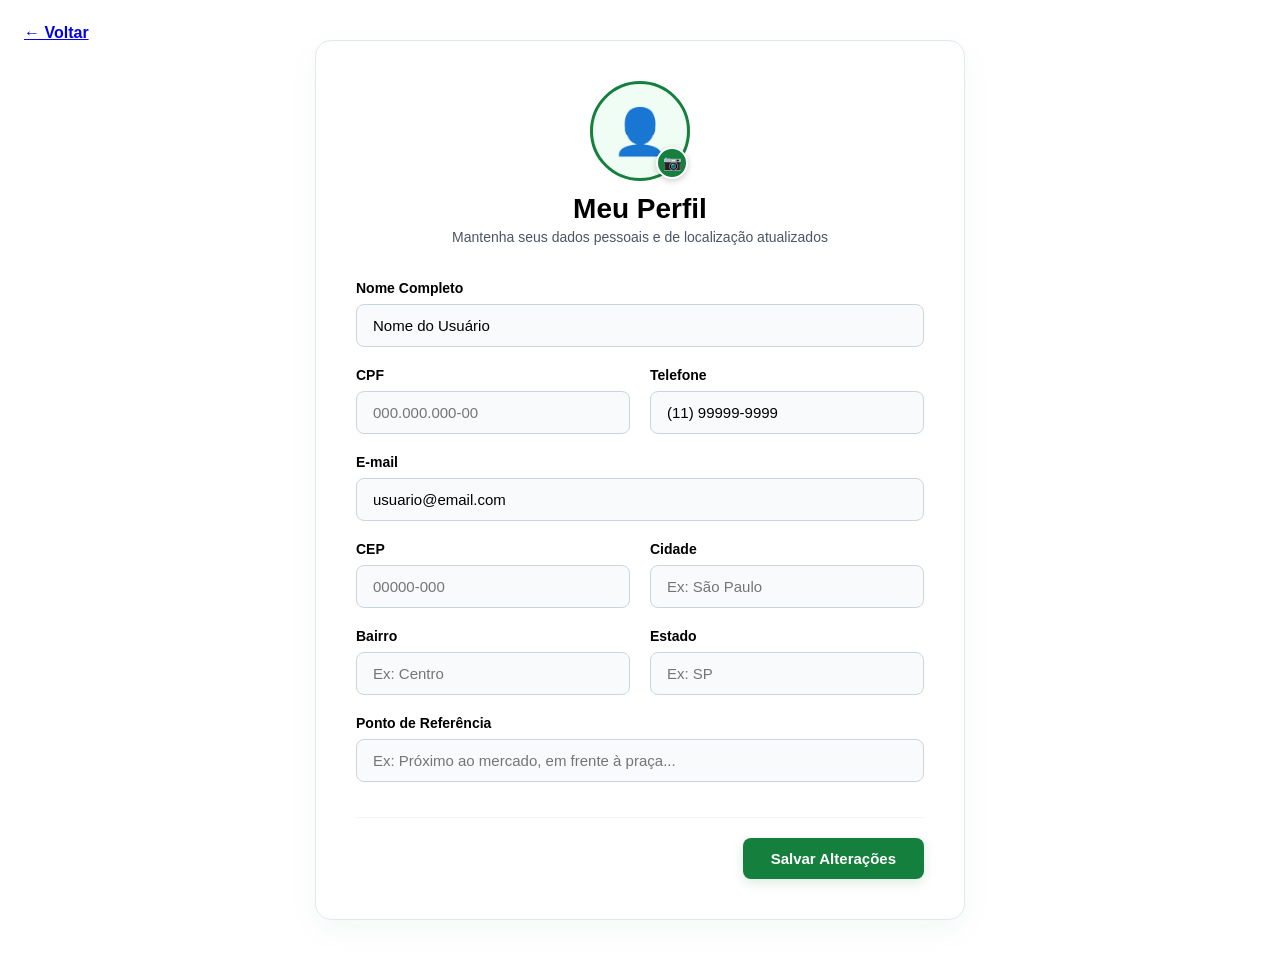
<file: htmls/alteracao_perfil.html>
<!DOCTYPE html>
<html lang="pt-BR">
<head>
    <meta charset="UTF-8">
    <meta name="viewport" content="width=device-width, initial-scale=1.0">
    <title>Perfil do Usuário</title>
    <link rel="stylesheet" href="../css/alteracao_perfil.css">
    <link rel="icon" href="../imagens/favicon-svg.svg" type="image/svg+xml">
</head>
<body>

    <!-- Botão de Voltar no canto superior esquerdo -->
    <button class="btn-back" onclick="history.back()">
      <a href="perfil.html"><span>←</span> Voltar</a></a>  
    </button>

    <div class="profile-container">
        <!-- Cabeçalho -->
        <div class="profile-header">
            <div class="avatar-container">
                <div class="avatar-wrapper">
                    <!-- Elemento da foto de perfil -->
                    <div class="avatar-placeholder" id="avatarPreview">👤</div>
                    
                    <!-- Botão verde para trocar a foto de perfil -->
                    <label for="fileInput" class="btn-change-avatar" title="Trocar foto de perfil">
                        📷
                    </label>
                    <input type="file" id="fileInput" accept="image/*" onchange="previewImage(event)">
                </div>
            </div>
            <h2>Meu Perfil</h2>
            <p class="subtitle">Mantenha seus dados pessoais e de localização atualizados</p>
        </div>

        <!-- Formulário Organizado -->
        <form onsubmit="event.preventDefault();">
            <div class="form-grid">
                
                <!-- Informações Pessoais -->
                <div class="input-group full-width">
                    <label for="name">Nome Completo</label>
                    <input type="text" id="name" value="Nome do Usuário">
                </div>

                <div class="input-group">
                    <label for="cpf">CPF</label>
                    <input type="text" id="cpf" placeholder="000.000.000-00">
                </div>

                <div class="input-group">
                    <label for="phone">Telefone</label>
                    <input type="tel" id="phone" value="(11) 99999-9999">
                </div>

                <div class="input-group full-width">
                    <label for="email">E-mail</label>
                    <input type="email" id="email" value="usuario@email.com">
                </div>
                
                <!-- Informações de Localização -->
                <div class="input-group">
                    <label for="cep">CEP</label>
                    <input type="text" id="cep" placeholder="00000-000">
                </div>

                <div class="input-group">
                    <label for="cidade">Cidade</label>
                    <input type="text" id="cidade" placeholder="Ex: São Paulo">
                </div>

                <div class="input-group">
                    <label for="bairro">Bairro</label>
                    <input type="text" id="bairro" placeholder="Ex: Centro">
                </div>

                <div class="input-group">
                    <label for="estado">Estado</label>
                    <input type="text" id="estado" placeholder="Ex: SP">
                </div>

                <!-- NOVO CAMPO: Ponto de Referência -->
                <div class="input-group full-width">
                    <label for="referencia">Ponto de Referência</label>
                    <input type="text" id="referencia" placeholder="Ex: Próximo ao mercado, em frente à praça...">
                </div>

            </div>

            <!-- Grupo do Botão de Ação -->
            <div class="button-group">
                <button type="submit" class="btn-save">Salvar Alterações</button>
            </div>
        </form>
    </div>

    <script>
        function previewImage(event) {
            const reader = new FileReader();
            reader.onload = function() {
                const output = document.getElementById('avatarPreview');
                output.textContent = '';
                output.style.backgroundImage = `url('${reader.result}')`;
                output.style.backgroundSize = 'cover';
                output.style.backgroundPosition = 'center';
            }
            if(event.target.files) {
                reader.readAsDataURL(event.target.files);
            }
        }
    </script>
</body>
</html>
</file>
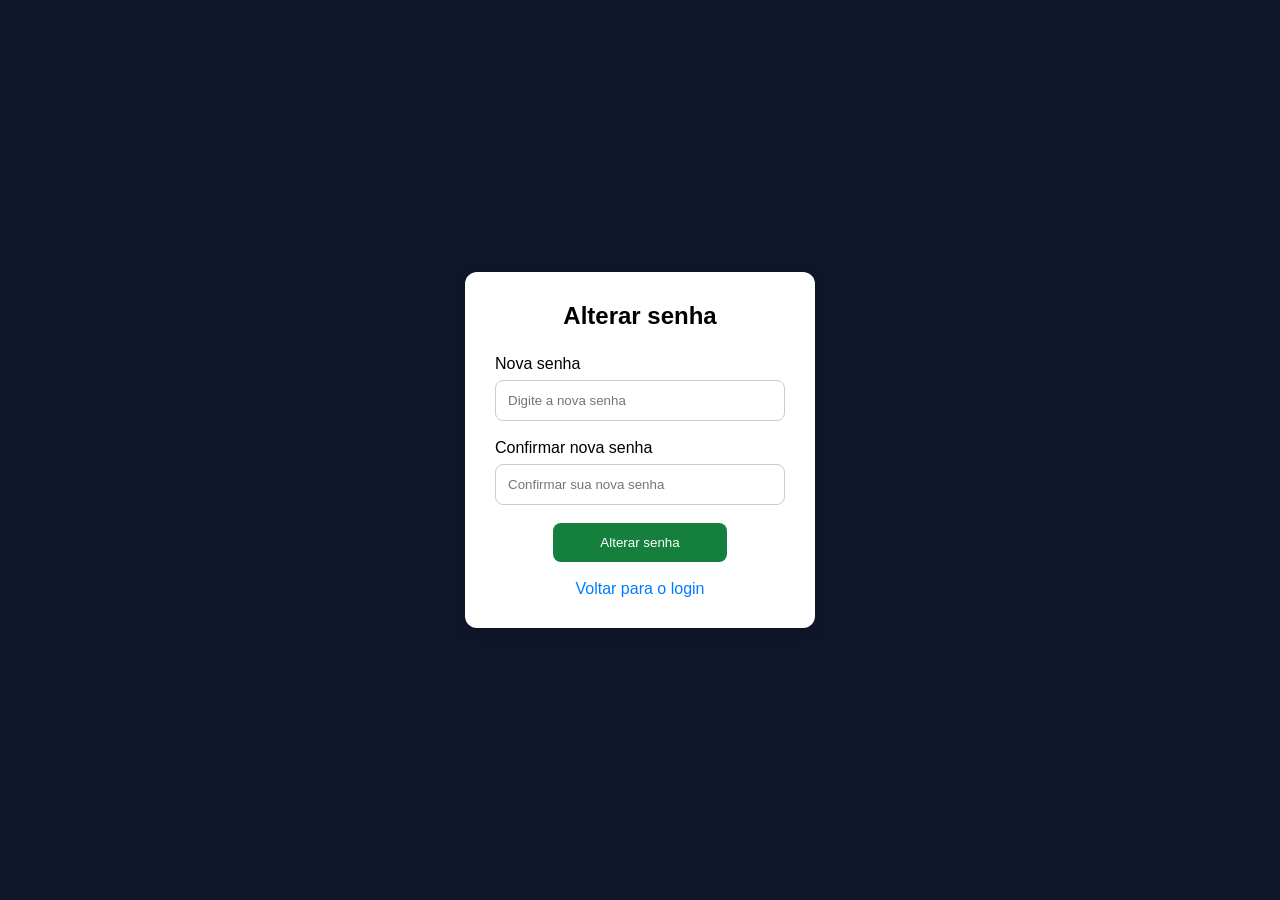
<file: htmls/alteracao_senha.html>
<!DOCTYPE html>
<html lang="pt-br">
<head>
    <meta charset="UTF-8">
    <meta name="viewport" content="width=device-width, initial-scale=1.0">
    <title>Alterar Senha</title>
    <link rel="stylesheet" href="../css/alteracao_style.css">
    <link rel="icon" href="../imagens/favicon-svg.svg" type="image/svg+xml">
</head>

<body>
    
<div class="login-container">
<h2>Alterar senha</h2>

<form action="" method="POST">
<div class="input-group">
<label for="nova-senha">Nova senha</label>
<input type="password" id="nova-senha"
placeholder="Digite a nova senha">
</div>

<div class="input-group">
<label for="confirmar-senha">Confirmar nova senha</label>

<input type="password" id="confirmar-senha"
placeholder="Confirmar sua nova senha">
</div>

<button type="submit">Alterar senha</button>
</form>
<a href="tela_login.html">Voltar para o login</a>

</div>

</body>

</html>
</file>
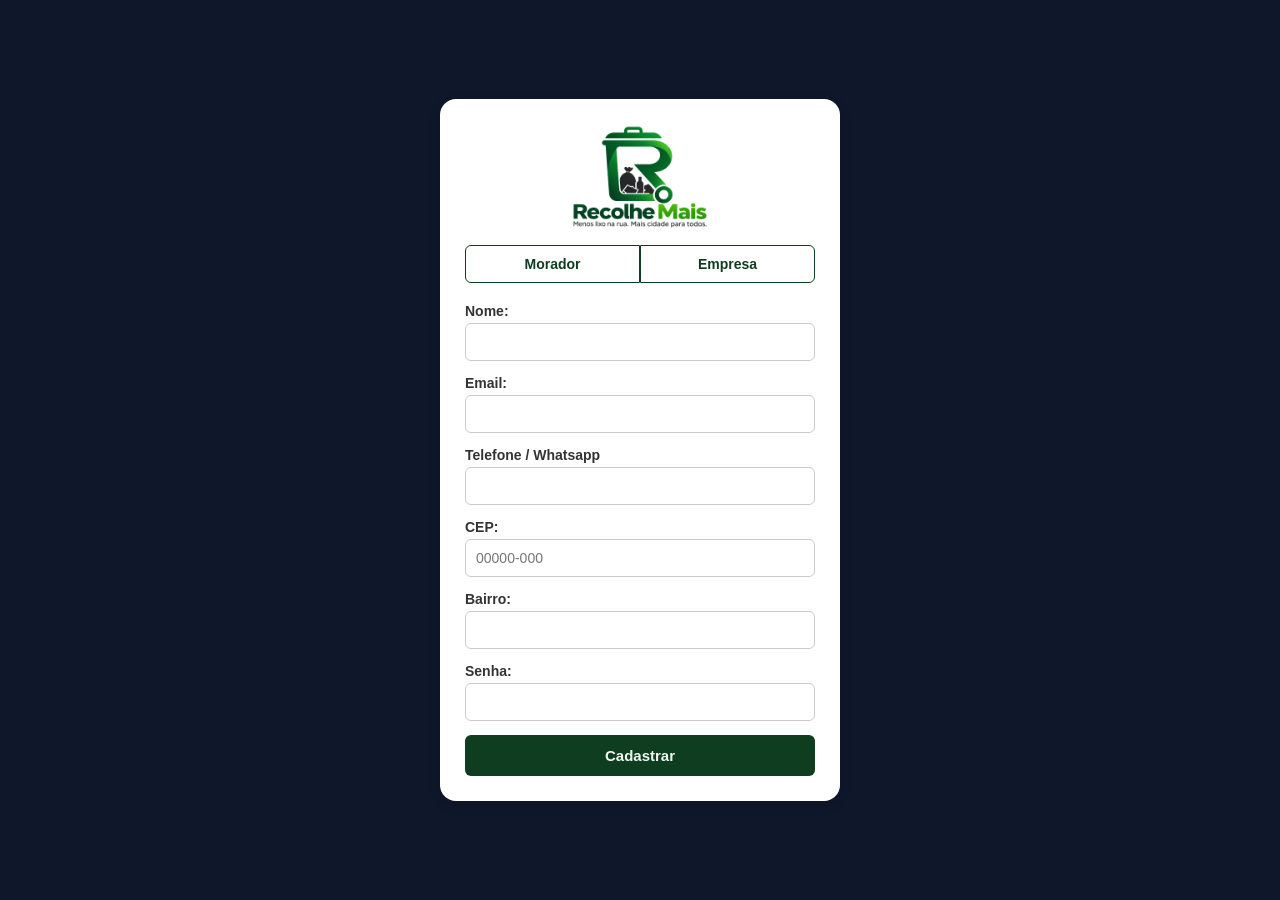
<file: htmls/cadastro.html>
<!DOCTYPE html>
<html lang="pt-br">
<head>
    <meta charset="UTF-8">
    <meta name="viewport" content="width=device-width, initial-scale=1.0">
    <title>Cadastro</title>
    <link rel="stylesheet" href="../css/cadastro_style.css">
    <link rel="icon" href="../imagens/favicon-svg.svg" type="image/svg+xml">
</head>
<body>
    <!--Container principal responsável por organizar a tela de cadastro-->
  <div class="container-principal">
    <!-- Logo do Recolhe Mais com link para retornar à tela de login -->
    <div class="recolhe-mais"> 
        <a href="tela_login.html">
      <img src="../imagens/logo_melhorada.png" alt="logo recolhe mais">
        </a>
    </div>
    <div class="botoes">
        <!-- Permite alternar entre os formulários de cadastro de Morador e Empresa -->
        <button type="button" class="btn-morador">Morador</button>
        <button type="button" class="btn-empresa">Empresa</button>
    </div>
    <form id="formCadastro" method="post" class="formulario-cadastro"> 
        <!-- Campos utilizados para o cadastro de um usuário do tipo Morador -->
        <fieldset class="campos-morador">
            <legend hidden>Dados do Morador</legend>
        <label for="nome">Nome:</label> 
        <input type="text" id="nome" name="nome" required> 
        <label for="email">Email:</label> 
        <input type="email" id="email" name="email" required> 
        <label for="contato"> Telefone / Whatsapp</label>
        <input type="tel" name="contato" id="contato">
        <!-- Validação básica do CEP utilizando expressão regular (pattern) -->
        <label for="cep">CEP:</label>
    <input
  type="text"
  id="cep"
  name="cep"
  maxlength="9"
  inputmode="numeric" 
  pattern="\d{5}-?\d{3}" 
  placeholder="00000-000"
  title="Digite no formato 00000-000"
  required
>   
<label for="bairro">Bairro:</label>
<input type="text" id="bairro" name="bairro" required>   
<label for="senha">Senha:</label> 
<input type="password" id="senha" name="senha" required> 
        </fieldset>
        <!-- Campos específicos para usuários do tipo Empresa.
     O atributo hidden mantém esse formulário oculto inicialmente permitindo ser alternado com o formulario dos moradores assim quando o usuário tocar em um botão o formulário condizente com o botão apertado aparecerar e outro ficará oculto. -->
        <fieldset class="campos-empresa" hidden>
            <legend hidden>Dados da empresa</legend> 

            <label for="razao-social">Razão social:</label>
            <input type="text" id="razao-social" name="razaoSocial">
            <label for="cnpj">CNPJ:</label>
            <input type="text" id="cnpj" name="cnpj" maxlength="18" inputmode="numeric" pattern="\d{2}\.?\d{3}\.?\d{3}\/?\d{4}-?\d{2}" placeholder="00.000.000/0000-00" title="Digite no formato 00.000.000/0000-00">
            <label for="gestor">Nome do Gestor</label>
            <input type="text" id="gestor" name="gestor">
            <label for="Telefone-coorporativo">Telefone / WhatsApp Corporativo:</label>
            <input type="tel" id="Telefone-coorporativo" name="Telefone / WhatsApp Corporativo">
            <label for="email-empresa">E-mail corporativo:</label>
            <input type="email" id="email-empresa" name="emailEmpresa">
            <label for="sede">Endereço da Sede</label>
            <input type="text" id="sede" name="sede">
            <label for="areas-atendidas">Áreas atendidas:</label>
            <input type="text" id="areas-atendidas" name="areasAtendidas">
            <label for="senha-empresa">Senha:</label>
            <input type="password" id="senha-empresa" name="senhaEmpresa">
        </fieldset>
       <button type="submit">Cadastrar</button>
    </form>
    </div>
    <script src="../scripts/cadastro.js"></script>
</body>
</html>
</file>
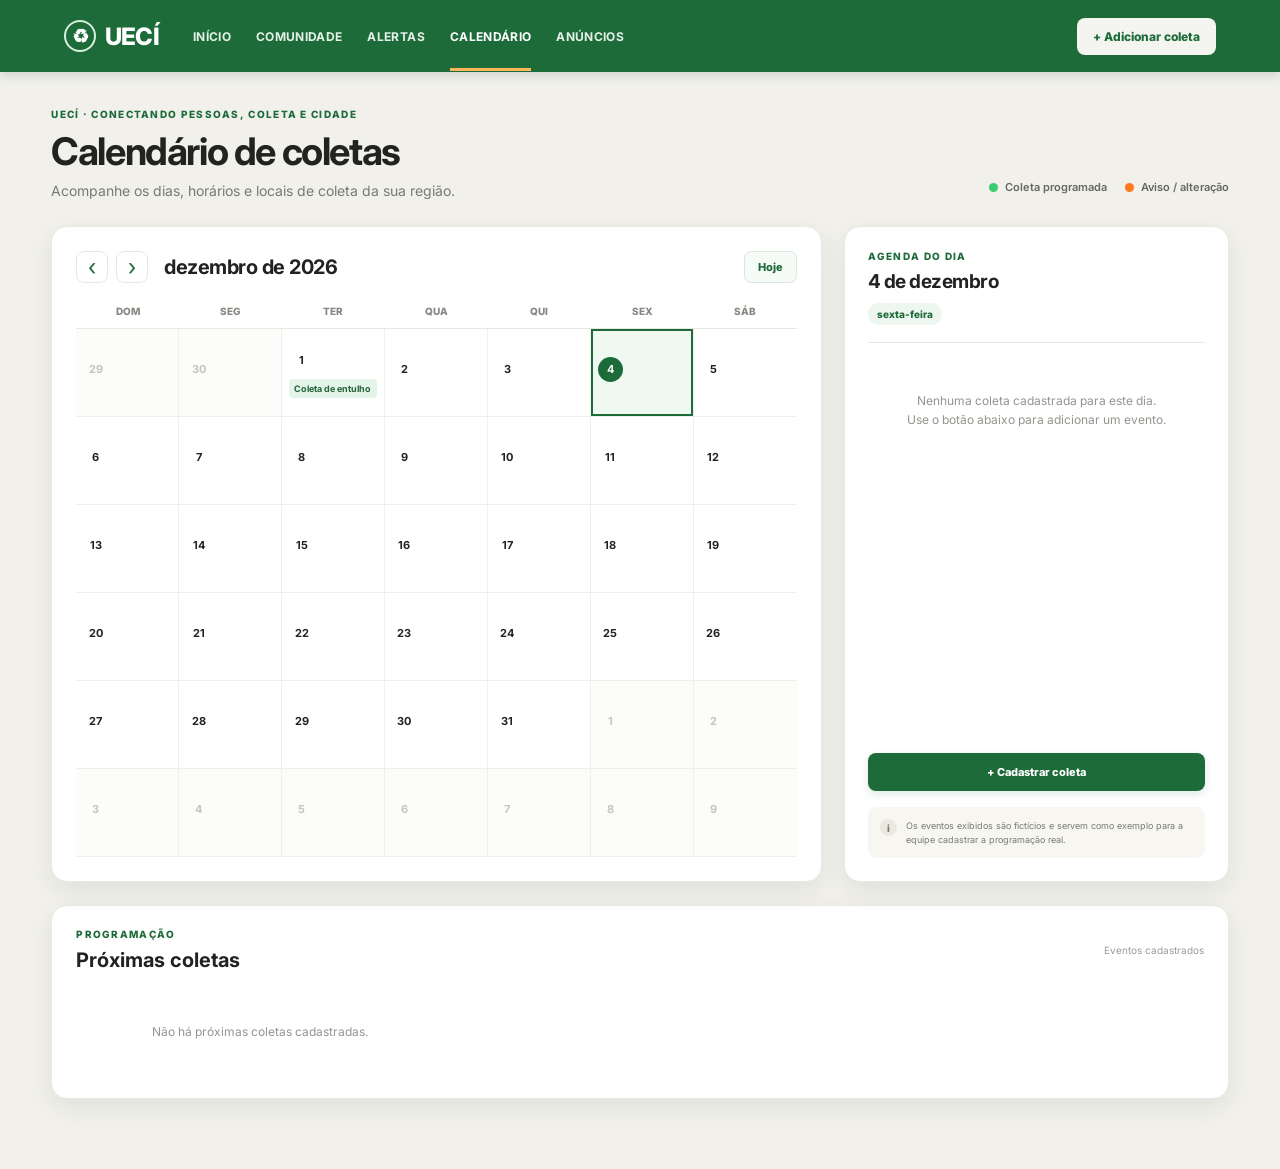
<file: htmls/calendario.html>
<!DOCTYPE html>
<html lang="pt-BR">
<head>
  <meta charset="UTF-8">
  <meta name="viewport" content="width=device-width, initial-scale=1.0">
  <meta name="theme-color" content="#1D6B39">
  <title>Calendário de Coletas | UECÍ</title>
  <link rel="stylesheet" href="../css/calendario.css">
  <script src="../scripts/calendario.js" defer></script>
  <link rel="icon" href="../imagens/favicon-svg.svg" type="image/svg+xml">
</head>
<body>
  <header class="topbar">
    <a class="brand" href="#" aria-label="UECÍ - Início">
      <span class="brand-mark">♻</span><span>UECÍ</span>
    </a>
    <nav class="main-nav" aria-label="Navegação principal">
      <a href="chamados.html">Início</a>
      <a href="#">Comunidade</a>
      <a href="#">Alertas</a>
      <a class="active" href="#">Calendário</a>
      <a href="#">Anúncios</a>
    </nav>
    <button class="nav-action" id="addEventTop">+ Adicionar coleta</button>
  </header>

  <main class="page">
    <section class="page-heading">
      <div>
        <p class="eyebrow">UECÍ · CONECTANDO PESSOAS, COLETA E CIDADE</p>
        <h1>Calendário de coletas</h1>
        <p class="subtitle">Acompanhe os dias, horários e locais de coleta da sua região.</p>
      </div>
      <div class="legend">
        <span><i class="dot green"></i> Coleta programada</span>
        <span><i class="dot orange"></i> Aviso / alteração</span>
      </div>
    </section>

    <section class="calendar-layout">
      <div class="calendar-panel">
        <div class="calendar-toolbar">
          <div class="month-controls">
            <button class="icon-btn" id="prevMonth" aria-label="Mês anterior">‹</button>
            <button class="icon-btn" id="nextMonth" aria-label="Próximo mês">›</button>
            <h2 id="monthTitle">Novembro 2026</h2>
          </div>
          <button class="today-btn" id="todayBtn">Hoje</button>
        </div>

        <div class="weekdays" aria-hidden="true">
          <span>Dom</span><span>Seg</span><span>Ter</span><span>Qua</span>
          <span>Qui</span><span>Sex</span><span>Sáb</span>
        </div>
        <div class="calendar-grid" id="calendarGrid" aria-label="Calendário mensal"></div>
      </div>

      <aside class="side-panel">
        <div class="side-heading">
          <div>
            <p class="eyebrow">AGENDA DO DIA</p>
            <h2 id="selectedDateTitle">17 de novembro</h2>
          </div>
          <span class="date-chip" id="selectedWeekday">Terça-feira</span>
        </div>
        <div id="dayEvents" class="day-events"></div>
        <button class="primary-btn full" id="addEventSide">+ Cadastrar coleta</button>
        <div class="info-note">
          <span class="note-icon">i</span>
          <p>Os eventos exibidos são fictícios e servem como exemplo para a equipe cadastrar a programação real.</p>
        </div>
      </aside>
    </section>

    <section class="upcoming-section">
      <div class="section-title">
        <div>
          <p class="eyebrow">PROGRAMAÇÃO</p>
          <h2>Próximas coletas</h2>
        </div>
        <span class="small-muted">Eventos cadastrados</span>
      </div>
      <div class="upcoming-list" id="upcomingList"></div>
    </section>
  </main>

  <dialog id="eventDialog" class="event-dialog">
    <form id="eventForm">
      <div class="dialog-heading">
        <div>
          <p class="eyebrow">GERENCIAR AGENDA</p>
          <h2 id="dialogTitle">Adicionar coleta</h2>
        </div>
        <button type="button" class="close-btn" id="closeDialog" aria-label="Fechar">×</button>
      </div>
      <input type="hidden" id="eventId">
      <label>Nome da coleta
        <input id="eventName" type="text" placeholder="Ex.: Coleta seletiva" required maxlength="70">
      </label>
      <div class="form-row">
        <label>Data
          <input id="eventDate" type="date" required>
        </label>
        <label>Horário
          <input id="eventTime" type="time" value="08:00">
        </label>
      </div>
      <label>Local / bairro
        <input id="eventLocation" type="text" placeholder="Ex.: Boa Viagem" required maxlength="90">
      </label>
      <label>Tipo de coleta
        <select id="eventType">
          <option value="Recicláveis">Recicláveis</option>
          <option value="Lixo comum">Lixo comum</option>
          <option value="Eletrônicos">Eletrônicos</option>
          <option value="Entulho">Entulho</option>
          <option value="Aviso">Aviso / alteração</option>
        </select>
      </label>
      <label>Descrição (opcional)
        <textarea id="eventDescription" rows="3" placeholder="Informações adicionais para os moradores..."></textarea>
      </label>
      <div class="dialog-actions">
        <button type="button" class="secondary-btn" id="cancelDialog">Cancelar</button>
        <button type="submit" class="primary-btn">Salvar evento</button>
      </div>
      <p class="form-hint">As alterações ficam salvas neste navegador (armazenamento local).</p>
    </form>
  </dialog>
</body>
</html>
</file>
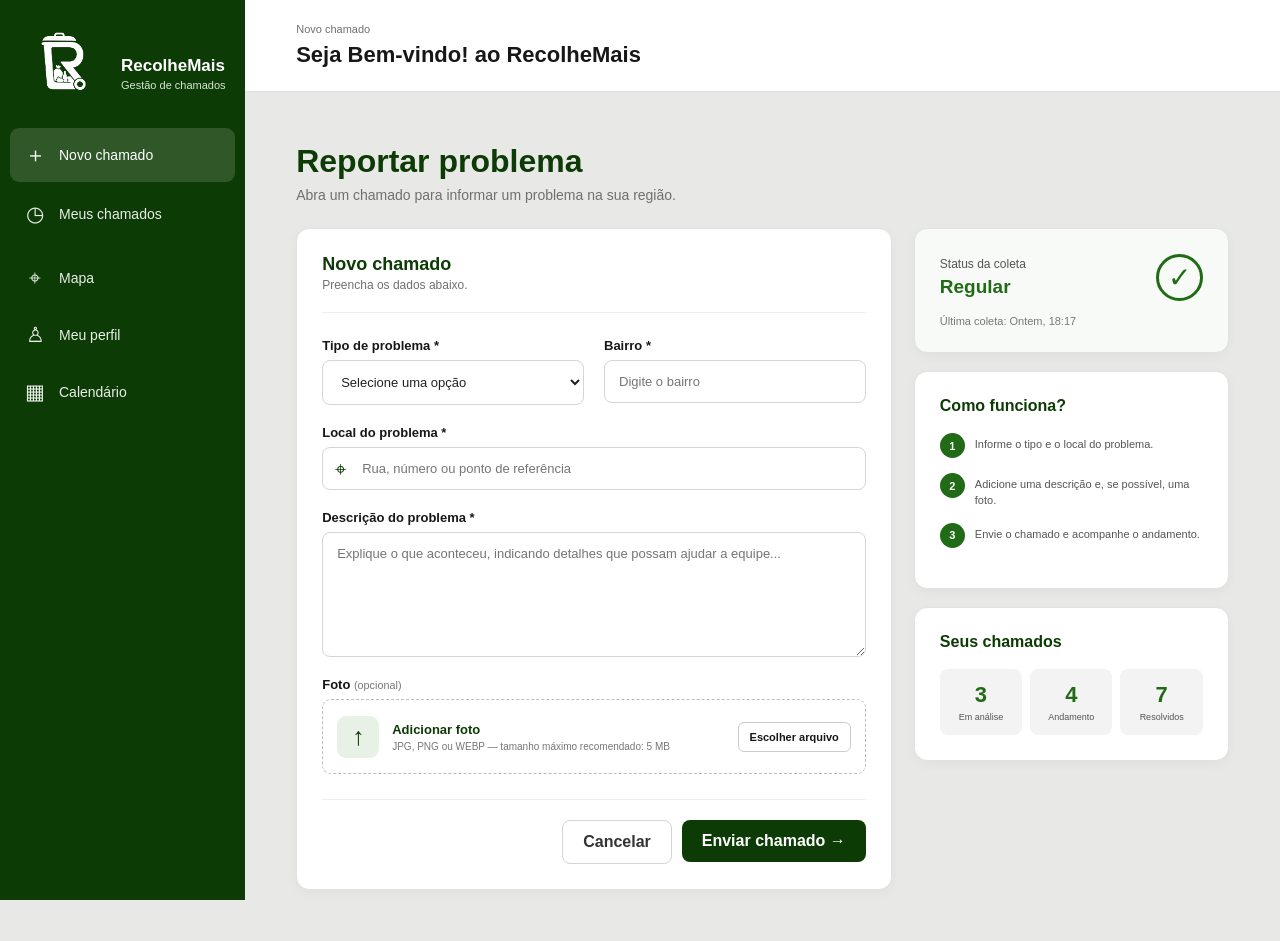
<file: htmls/chamados.html>
<!DOCTYPE html>
<html lang="pt-BR">
<head>
  <meta charset="UTF-8">
  <meta name="viewport" content="width=device-width, initial-scale=1.0">
  <title>Chamado - Nossa Cidade</title>
  <link rel="stylesheet" href="../css/denuncia_style.css">
  <link rel="icon" href="../imagens/favicon-svg.svg" type="image/svg+xml">
</head>
<body>
  <div class="desktop-shell">

    <aside class="sidebar">
      <div class="brand">
        <img src="/imagens/imag.png" alt="logo png do recolhe mais">
        <div>
          <strong>RecolheMais</strong>
          <span>Gestão de chamados</span>
        </div>
      </div>

      <nav class="sidebar-menu">
        
        <a href="chamados.html" class="menu-item active"><span>＋</span> Novo chamado</a>
        <a href="meus_chamados.html" class="menu-item"><span>◷</span> Meus chamados<a>
        <a href="#" class="menu-item"><span>⌖</span> Mapa</a>
        <a href="perfil.html" class="menu-item"><span>♙</span> Meu perfil</a>
        <a href="calendario.html" class="menu-item"><span>▦</span> Calendário</a>
      </nav>

    </aside>

    <main class="main">
      <header class="topbar">
        <div>
          <p class="breadcrumb"> Novo chamado</p>
          <h1>Seja Bem-vindo! ao RecolheMais</h1>
        </div>

      </header>

      <section class="page">
        <div class="page-heading">
          <div>
            <h2>Reportar problema</h2>
            <p>Abra um chamado para informar um problema na sua região.</p>
          </div>
        </div>

        <div class="layout-grid">

          <section class="card form-card">
            <div class="card-title">
              <div>
                <h3>Novo chamado</h3>
                <p>Preencha os dados abaixo.</p>
              </div>
            </div>

            <form id="ticketForm">
              <div class="form-grid">
                <div class="field">
                  <label for="tipo">Tipo de problema *</label>
                  <select id="tipo" required>
                    <option value="" selected disabled>Selecione uma opção</option>
                    <option>Coleta não realizada</option>
                    <option>Lixo acumulado</option>
                    <option>Descarte irregular</option>
                    <option>Entulho em via pública</option>
                    <option>Outro problema</option>
                  </select>
                </div>

                <div class="field">
                  <label for="bairro">Bairro *</label>
                  <input id="bairro" type="text" placeholder="Digite o bairro" required>
                </div>

                <div class="field field-full">
                  <label for="local">Local do problema *</label>
                  <div class="location-input">
                    <span>⌖</span>
                    <input id="local" type="text" placeholder="Rua, número ou ponto de referência" required>
                  </div>
                </div>

                <div class="field field-full">
                  <label for="descricao">Descrição do problema *</label>
                  <textarea id="descricao" rows="6"
                    placeholder="Explique o que aconteceu, indicando detalhes que possam ajudar a equipe..."
                    required></textarea>
                </div>

                <div class="field field-full">
                  <label>Foto <small>(opcional)</small></label>
                  <label class="upload" for="foto">
                    <span class="upload-icon">↑</span>
                    <span>
                      <strong id="fileName">Adicionar foto</strong>
                      <small>JPG, PNG ou WEBP — tamanho máximo recomendado: 5 MB</small>
                    </span>
                    <span class="upload-action">Escolher arquivo</span>
                  </label>
                  <input class="hidden-file" id="foto" type="file" accept="image/*">
                </div>
              </div>

              <div class="form-actions">
                <button class="cancel" type="button">Cancelar</button>
                <a href="denuncia_enviada.html">
                <button class="submit" type="submit">Enviar chamado →</button>
                </a>
              </div>
            </form>
          </section>

          <aside class="side-column">
            <section class="card status-card">
              <div class="status-head">
                <div>
                  <p>Status da coleta</p>
                  <strong>Regular</strong>
                </div>
                <div class="check">✓</div>
              </div>
              <p class="last-collection">Última coleta: Ontem, 18:17</p>
            </section>

            <section class="card help-card">
              <h3>Como funciona?</h3>
              <div class="step"><b>1</b><span>Informe o tipo e o local do problema.</span></div>
              <div class="step"><b>2</b><span>Adicione uma descrição e, se possível, uma foto.</span></div>
              <div class="step"><b>3</b><span>Envie o chamado e acompanhe o andamento.</span></div>
            </section>

            <section class="card reports-card">
              <h3>Seus chamados</h3>
              <div class="report-numbers">
                <div><strong>3</strong><span>Em análise</span></div>
                <div><strong>4</strong><span>Andamento</span></div>
                <div><strong>7</strong><span>Resolvidos</span></div>
              </div>
            </section>
          </aside>
        </div>
      </section>
    </main>
  </div>

  <div class="toast" id="toast">Chamado enviado com sucesso!</div>

  <script src="../scripts/chamados.js"></script>
</body>
</html>
</file>
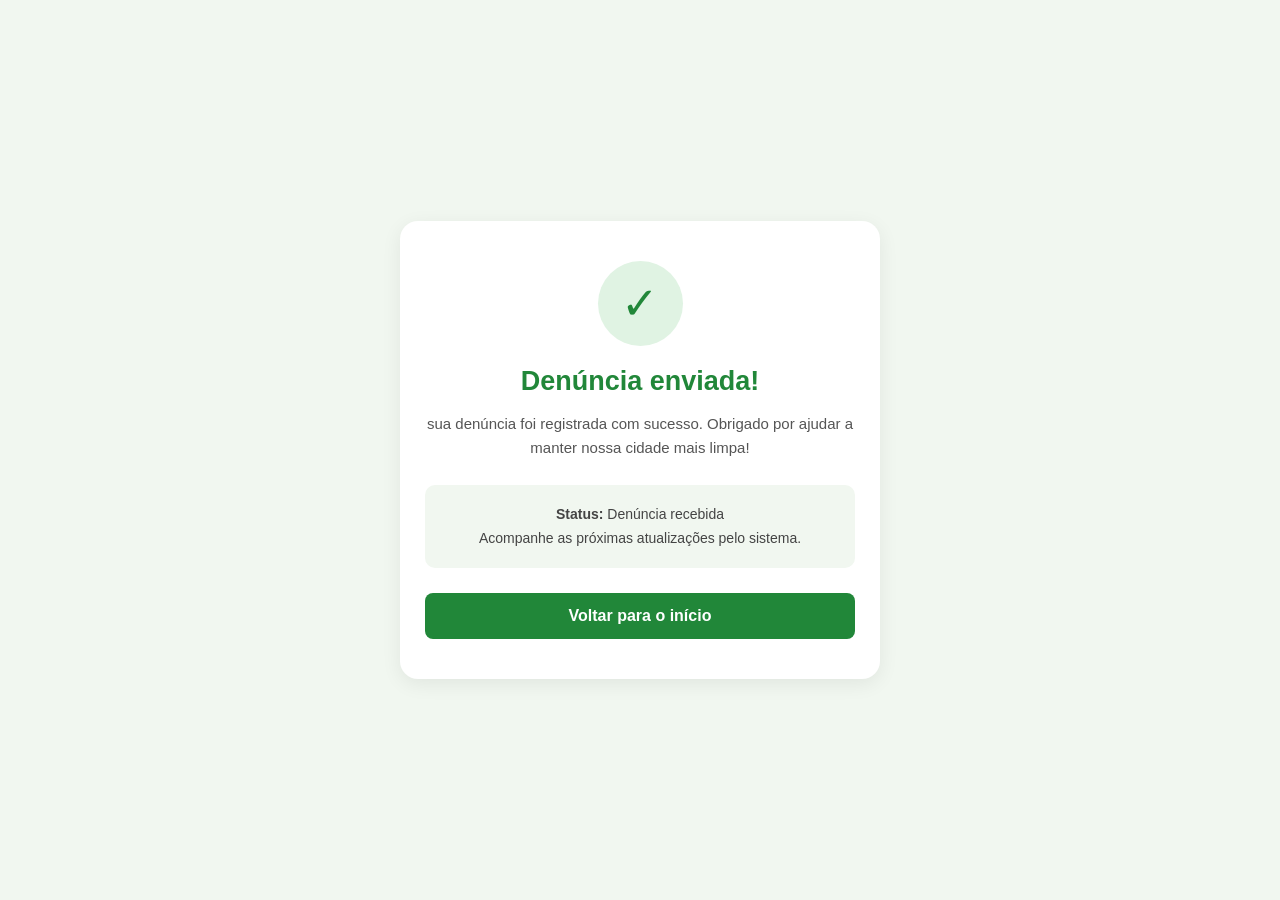
<file: htmls/denuncia_enviada.html>
<!DOCTYPE html>
<html lang="pt-br">
<head>
    <meta charset="UTF-8">
    <meta name="viewport" content="width=device-width, initial-scale=1.0">
    <title>Denúncia Concluída</title>
    <link rel="stylesheet" href="../css/denuncia_enviada.css">
    <link rel="icon" href="../imagens/favicon-svg.svg" type="image/svg+xml">
</head>
<body>

<main class="container">
<div class="icone-sucesso">✓</div>

<h1>Denúncia enviada!</h1>

<p class="mensagem">
sua denúncia foi registrada com sucesso.
Obrigado por ajudar a manter nossa cidade mais limpa!
</p>

<div class="status">
<p><strong>Status:</strong> Denúncia recebida </p>
<p>Acompanhe as próximas atualizações pelo sistema.</p>
</div>

<a href="chamados.html" class="botao">
Voltar para o início
</a>
</main>

</body>
</html>
</file>
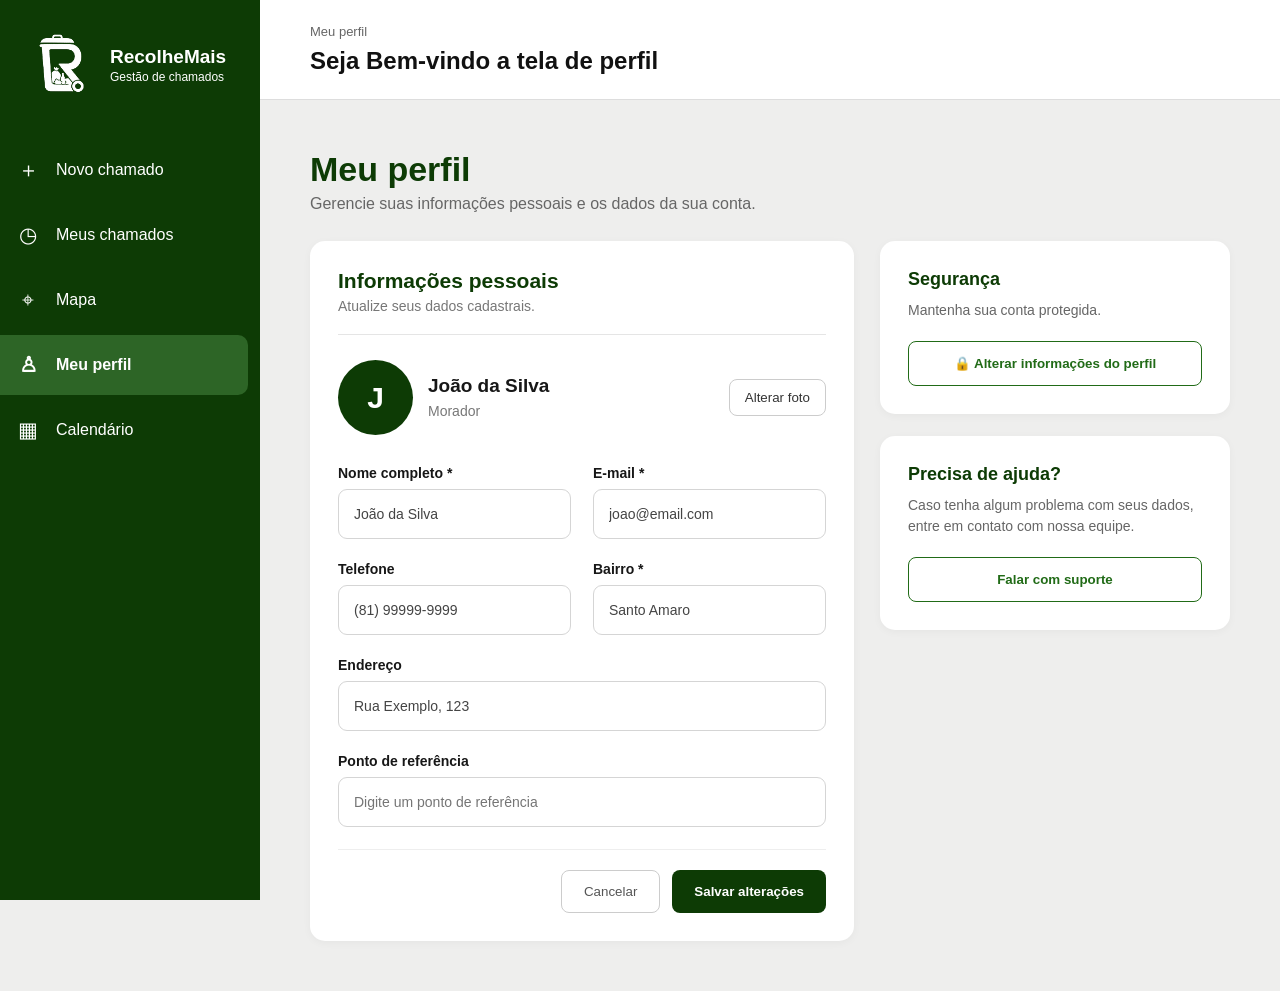
<file: htmls/Perfil.html>
<!DOCTYPE html>
<html lang="pt-BR">
<head>
    <meta charset="UTF-8">
    <meta name="viewport" content="width=device-width, initial-scale=1.0">
    <title>Meu perfil - RecolheMais</title>
    <link rel="stylesheet" href="../css/perfil_style.css">
    <link rel="icon" href="../imagens/favicon-svg.svg" type="image/svg+xml">
</head>

<body>

    <!-- MENU LATERAL -->
    <aside class="sidebar">

        <!-- LOGO -->
        <div class="logo-area">
            <div class="logo-icon">
                <img src="../imagens/imag.png" alt="logo recolhe mais">
            </div>

            <div class="logo-text">
                <strong>RecolheMais</strong>
                <span>Gestão de chamados</span>
            </div>
        </div>

        <!-- MENU -->
        <nav class="menu">


            </a>

            <a href="Chamados.html" class="menu-item">
                <span class="icon">＋</span>
                <span>Novo chamado</span>
            </a>

            <a href="meus_chamados.html" class="menu-item">
                <span class="icon">◷</span>
                <span>Meus chamados</span>
            </a>

            <a href="#" class="menu-item">
                <span class="icon">⌖</span>
                <span>Mapa</span>
            </a>

            <!-- ITEM ATIVO -->
            <a href="#" class="menu-item active">
                <span class="icon">♙</span>
                <span>Meu perfil</span>
            </a>
            <a href="calendario.html" class="menu-item">
                <span class="icon">▦</span>
                <span>Calendário</span>
            </a>

        </nav>

    </aside>


    <!-- CONTEÚDO PRINCIPAL -->
    <main class="main">

        <!-- CABEÇALHO -->
        <header class="header">

            <div>
                <span class="header-small">Meu perfil</span>
                <h2>Seja Bem-vindo a tela de perfil </h2>
            </div>

        </header>


        <!-- ÁREA DA PÁGINA -->
        <section class="content">

            <h1>Meu perfil</h1>

            <p class="subtitle">
                Gerencie suas informações pessoais e os dados da sua conta.
            </p>


            <div class="profile-layout">

                <!-- CARD PRINCIPAL -->
                <div class="card profile-card">

                    <div class="card-title">
                        <h2>Informações pessoais</h2>
                        <p>Atualize seus dados cadastrais.</p>
                    </div>

                    <div class="profile-header">

                        <div class="avatar">
                            J
                        </div>

                        <div class="profile-info">
                            <h3>João da Silva</h3>
                            <span>Morador</span>
                        </div>

                        <button class="btn-secondary">
                            Alterar foto
                        </button>

                    </div>


                    <!-- FORMULÁRIO -->
                    <form>

                        <div class="form-row">

                            <div class="form-group">
                                <label for="nome">
                                    Nome completo *
                                </label>

                                <input
                                    type="text"
                                    id="nome"
                                    value="João da Silva"
                                >
                            </div>


                            <div class="form-group">
                                <label for="email">
                                    E-mail *
                                </label>

                                <input
                                    type="email"
                                    id="email"
                                    value="joao@email.com"
                                >
                            </div>

                        </div>


                        <div class="form-row">

                            <div class="form-group">
                                <label for="telefone">
                                    Telefone
                                </label>

                                <input
                                    type="tel"
                                    id="telefone"
                                    value="(81) 99999-9999"
                                >
                            </div>


                            <div class="form-group">
                                <label for="bairro">
                                    Bairro *
                                </label>

                                <input
                                    type="text"
                                    id="bairro"
                                    value="Santo Amaro"
                                >
                            </div>

                        </div>


                        <div class="form-group">

                            <label for="endereco">
                                Endereço
                            </label>

                            <input
                                type="text"
                                id="endereco"
                                value="Rua Exemplo, 123"
                            >

                        </div>


                        <div class="form-group">

                            <label for="referencia">
                                Ponto de referência
                            </label>

                            <input
                                type="text"
                                id="referencia"
                                placeholder="Digite um ponto de referência"
                            >

                        </div>


                        <!-- BOTÕES -->
                        <div class="form-actions">

                            <button
                                type="button"
                                class="btn-cancel"
                            >
                                Cancelar
                            </button>

                            <button
                                type="submit"
                                class="btn-primary"
                            >
                                Salvar alterações
                            </button>

                        </div>

                    </form>

                </div>


                <!-- COLUNA DIREITA -->
                <div class="right-column">

                    <!-- STATUS DA CONTA -->
                    


                    <!-- SEGURANÇA -->
                    <div class="card security-card">

                        <h2>Segurança</h2>

                        <p>
                            Mantenha sua conta protegida.
                        </p>
                        <a href="alteracao_perfil.html">

                        <button class="security-button">
                            🔒 Alterar informações do perfil
                        </button>
                        </a>

                    </div>


                    <!-- AJUDA -->
                    <div class="card help-card">

                        <h2>Precisa de ajuda?</h2>

                        <p>
                            Caso tenha algum problema com seus dados,
                            entre em contato com nossa equipe.
                        </p>

                        <button class="help-button">
                            Falar com suporte
                        </button>

                    </div>

                </div>

            </div>

        </section>

    </main>

</body>
</html>
</file>
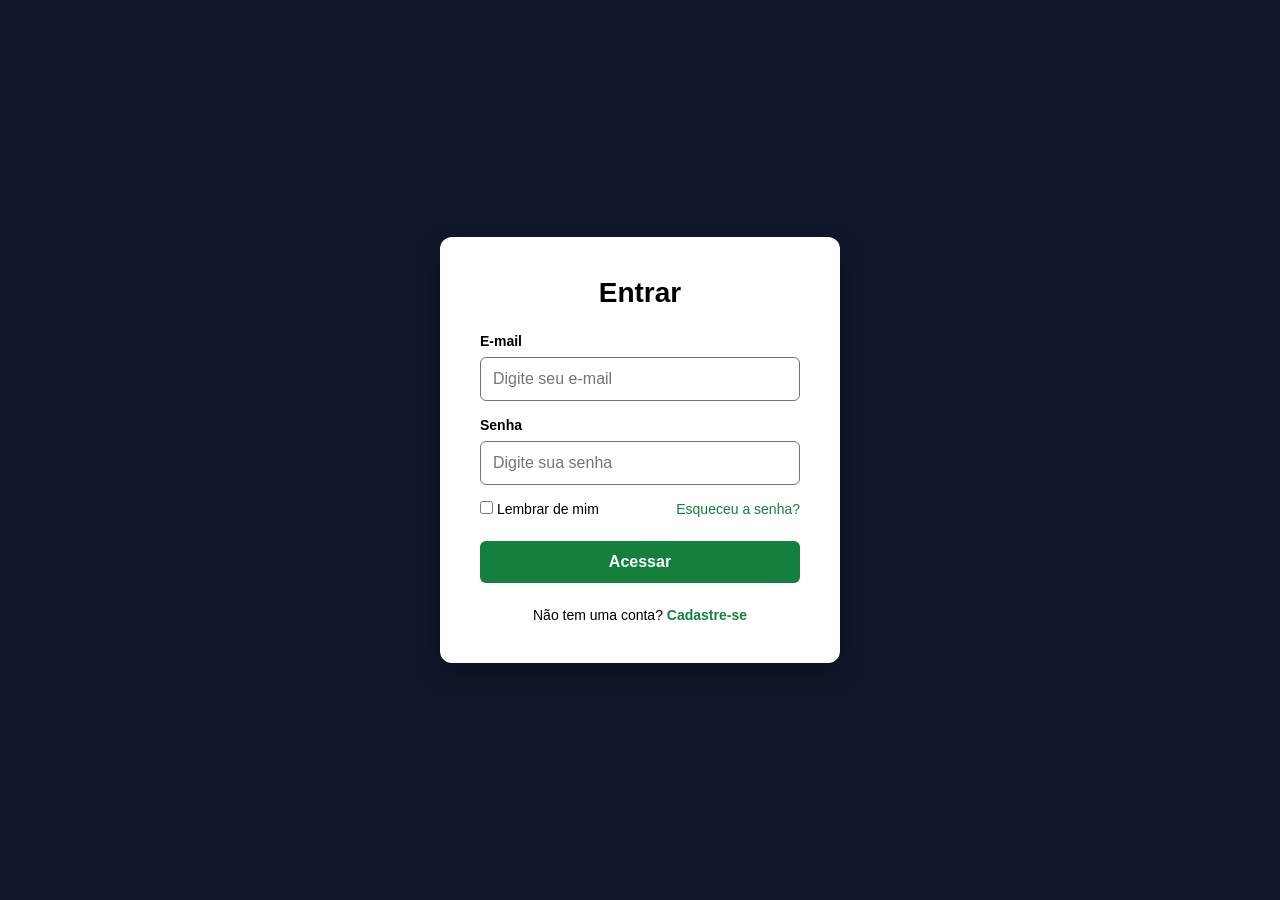
<file: htmls/tela_login.html>
<!DOCTYPE html>
<html lang="pt-BR">

<head>
    <meta charset="UTF-8">
    <meta name="viewport" content="width=device-width, initial-scale=1.0">
    <title>Tela de Login</title>
    <link rel="stylesheet" href="../css/login_style.css">
    <link rel="icon" href="../imagens/favicon-svg.svg" type="image/svg+xml">

</head>

<body>
    <!-- Container principal da tela de login -->
    <div class="login-container">
        <h2>Entrar</h2>
        <!-- Formulário utilizado para autenticação do usuário -->
        <form>
            <div class="input-group">
                <label for="email">E-mail</label>
                <input type="email" id="email" placeholder="Digite seu e-mail" required>
            </div>

            <div class="input-group">
                <label for="password">Senha</label>
                <input type="password" id="password" placeholder="Digite sua senha" required>
            </div>

            <div class="options">
                <label><input type="checkbox"> Lembrar de mim</label>
                <a href="../htmls/alteracao_senha.html">Esqueceu a senha?</a>
            </div>

            <button type="submit" class="btn-login">Acessar</button>
        </form>
        <p class="signup-text">Não tem uma conta? <a href="cadastro.html">Cadastre-se</a></p>
    </div>
</body>

</html>
</file>
<file: css/alteracao_perfil.css>
/* CONFIGURAÇÕES GLOBAIS */
* {
    margin: 0;
    padding: 0;
    box-sizing: border-box;
    font-family: 'Segoe UI', Tahoma, Geneva, Verdana, sans-serif;
}

/* FUNDO: Branco */
body {
    background-color: #ffffff;
    min-height: 100vh;
    display: flex;
    justify-content: center;
    align-items: center;
    padding: 40px 20px;
    position: relative;
}

/* BOTÃO DE VOLTAR: Canto Superior Esquerdo */
.btn-back {
    position: absolute;
    top: 24px;
    left: 24px;
    display: flex;
    align-items: center;
    gap: 8px;
    background: none;
    border: none;
    color: #15803d; 
    font-size: 16px;
    font-weight: 600;
    cursor: pointer;
    text-decoration: none;
    transition: color 0.2s ease;
}

.btn-back:hover {
    color: #166534; 
}

/* BLOCO CENTRAL: Harmonia em Branco e Verde */
.profile-container {
    background-color: #ffffff;
    width: 100%;
    max-width: 650px;
    padding: 40px;
    border-radius: 16px;
    border: 1px solid #e2e8f0; 
    box-shadow: 0 10px 30px rgba(21, 128, 61, 0.05);
}

/* CABEÇALHO DO PERFIL */
.profile-header {
    text-align: center;
    margin-bottom: 35px;
}

.avatar-container {
    display: flex;
    justify-content: center;
    margin-bottom: 12px;
}

.avatar-wrapper {
    position: relative;
    width: 100px;
    height: 100px;
}

.avatar-placeholder {
    width: 100px;
    height: 100px;
    background-color: #f0fdf4; 
    border: 3px solid #15803d;  
    border-radius: 50%;
    display: flex;
    justify-content: center;
    align-items: center;
    font-size: 45px;
    color: #15803d;
}

.btn-change-avatar {
    position: absolute;
    bottom: 2px;
    right: 2px;
    width: 32px;
    height: 32px;
    background-color: #15803d; 
    border-radius: 50%;
    display: flex;
    justify-content: center;
    align-items: center;
    font-size: 15px;
    cursor: pointer;
    border: 2px solid #ffffff; 
    box-shadow: 0 2px 6px rgba(0, 0, 0, 0.2);
    transition: background-color 0.2s ease, transform 0.1s ease;
}

.btn-change-avatar:hover {
    background-color: #166534; 
    transform: scale(1.05);
}

#fileInput {
    display: none;
}

/* LETRAS: Pretas */
h2 {
    color: #000000;
    font-size: 28px;
    font-weight: 700;
    margin-bottom: 4px;
}

.subtitle {
    color: #4b5563;
    font-size: 14px;
}

/* FORMULÁRIO EM MALHA (GRID) PARA ORGANIZAÇÃO */
.form-grid {
    display: grid;
    grid-template-columns: repeat(2, 1fr);
    gap: 20px;
}

.full-width {
    grid-column: span 2; /* Garante que campos como Nome e Ponto de Referência usem a linha inteira */
}

/* CAMPOS DE ENTRADA (INPUTS) */
.input-group {
    display: flex;
    flex-direction: column;
}

.input-group label {
    margin-bottom: 8px;
    color: #000000;
    font-size: 14px;
    font-weight: 600;
}

.input-group input {
    width: 100%;
    padding: 12px 16px;
    border: 1px solid #cbd5e1;
    border-radius: 8px;
    font-size: 15px;
    color: #000000;
    outline: none;
    background-color: #f8fafc;
    transition: all 0.2s ease;
}

.input-group input:focus {
    border-color: #15803d;
    background-color: #ffffff;
    box-shadow: 0 0 0 3px rgba(21, 128, 61, 0.12);
}

/* SEÇÃO DE BOTÕES INFERIORES */
.button-group {
    display: flex;
    justify-content: flex-end;
    gap: 16px;
    margin-top: 35px;
    padding-top: 20px;
    border-top: 1px solid #f1f5f9;
}

.btn-save {
    padding: 12px 28px;
    background-color: #15803d;
    border: none;
    border-radius: 8px;
    font-size: 15px;
    font-weight: 600;
    cursor: pointer;
    color: #ffffff;
    transition: background-color 0.2s ease;
    box-shadow: 0 4px 12px rgba(21, 128, 61, 0.15);
}

.btn-save:hover {
    background-color: #166534;
}

@media (max-width: 600px) {
    .form-grid {
        grid-template-columns: 1fr;
    }
    .full-width {
        grid-column: span 1;
    }
    .button-group {
        flex-direction: column;
    }
    .btn-save {
        width: 100%;
    }
    body {
        padding-top: 80px;
    }
}
</file>
<file: css/alteracao_style.css>
* {
margin: 0;
padding: 0;
box-sizing: border-box;
}

body {
font-family: Arial, sans-serif;
background-color:#0f172a;
display: flex;
justify-content: center;
align-items: center;
min-height: 100vh;
}

.login-container {
background-color: white;
width: 350px;
padding: 30px;
border-radius: 12px;
box-shadow: 0 4px 15px rgba(0, 0, 0, 0.15);
}

h2 {
text-align: center;
margin-bottom: 25px;
}

.input-group {
margin-bottom: 18px;
}

.input-group label {
display: block;
margin-bottom: 7px;
}

.input-group input {
width: 100%;
padding: 12px;
border: 1px solid #ccc;
border-radius: 8px;
}

button {
width: 60%;
display: block;
margin: 0 auto;
padding: 4%;
background-color: #15803d;
color: white;
border: none;
border-radius: 8px;
cursor: pointer;
}

a {
display: block;
text-align: center;
margin-top: 18px;
color: #007bff;
text-decoration: none;
}
</file>
<file: css/cadastro_style.css>
:root {
    --verde-escuro: #0f3d1f;
    --verde-claro: #4caf50;
    --cinza-texto: #333333;
    --cinza-fundo: #0f172a;
}

/* Reset Global: Aplica box-sizing para TODOS os elementos */
* {
    margin: 0;
    padding: 0;
    box-sizing: border-box; /* O padding e a borda não aumentam o tamanho do elemento */
}

body {
    min-height: 100vh;
    background-color: var(--cinza-fundo);
    font-family: Arial, sans-serif;
    display: flex;
    justify-content: center;
    align-items: center;
    color: var(--cinza-texto);
    padding: 15px; /* Evita que o container encoste nas bordas da tela */
}

/* Logo centralizada sem vazar */
.recolhe-mais img {
    max-width: 100%;
    width: 160px;
    height: auto;
    display: block;
    margin: 0 auto 15px auto;
}

/* Container Principal (Cartão Branco) */
.container-principal {
    width: 100%;
    max-width: 400px; /* Largura máxima fixa para PC */
    background-color: #ffffff;
    padding: 25px;
    border-radius: 16px;
    box-shadow: 0 4px 12px rgba(0, 0, 0, 0.15);
    box-sizing: border-box;
}

/* Estilo do Formulário */
.formulario-cadastro label {
    display: block;
    margin-bottom: 4px;
    font-weight: bold;
    font-size: 14px;
}

/* Inputs travados para NUNCA saltar do container */
.formulario-cadastro input {
    display: block;
    width: 100%;
    max-width: 100%; /* Força o input a respeitar o container */
    margin-bottom: 14px;
    padding: 10px;
    border: 1px solid #CCCCCC;
    border-radius: 6px;
    font-size: 14px;
    box-sizing: border-box;
}

.formulario-cadastro input:focus {
    outline: none;
    border-color: var(--verde-claro);
    box-shadow: 0 0 5px rgba(76, 175, 80, 0.3);
}

/* Botão de Envio (Cadastrar) */
.formulario-cadastro button[type="submit"] {
    width: 100%;
    max-width: 100%;
    padding: 12px;
    background-color: var(--verde-escuro);
    color: #f4f4f4;
    border: none;
    border-radius: 6px;
    font-size: 15px;
    font-weight: bold;
    cursor: pointer;
    transition: background-color 0.3s;
    box-sizing: border-box;
}

.formulario-cadastro button[type="submit"]:hover {
    background-color: var(--verde-claro);
}

.formulario-cadastro fieldset {
    margin: 0;
    padding: 0;
    border: none;
}

.formulario-cadastro legend {
    display: none;
}

/* Botões de Alternância (Morador / Empresa) */
.botoes {
    display: flex;
    justify-content: center;
    margin-bottom: 20px;
    width: 100%;
}

.botoes button {
    flex: 1;
    padding: 10px;
    border: 1px solid var(--verde-escuro);
    background-color: white;
    font-size: 14px;
    font-weight: bold;
    cursor: pointer;
    color: var(--verde-escuro);
    transition: all 0.3s;
    box-sizing: border-box;
}

.btn-morador {
    border-radius: 6px 0 0 6px;
}

.btn-empresa {
    border-radius: 0 6px 6px 0;
}

.botoes button.ativo {
    background-color: var(--verde-escuro);
    color: white;
}

/* ===================================================
   RESPONSIVIDADE E PROTEÇÃO MÓVEL (TELAS ATÉ 400px)
   =================================================== */
@media screen and (max-width: 400px) {
    body {
        padding: 10px; /* Reduz margens externas no celular */
    }

    .container-principal {
        padding: 18px; /* Ajusta preenchimento interno para dar mais espaço */
    }

    .formulario-cadastro input {
        font-size: 16px; /* Evita que o iOS/Android dê zoom automático nos inputs */
        padding: 9px;
    }

    .botoes button {
        font-size: 13px;
        padding: 9px 4px;
    }
}
</file>
<file: css/calendario.css>
@import url('https://fonts.googleapis.com/css2?family=Inter:wght@400;500;600;700;800&display=swap');

:root {
  --green: #1D6B39;
  --green-bright: #3DCC6D;
  --orange: #FF781F;
  --orange-soft: #FFB35B;
  --surface: #E0DFDB;
  --paper: #F7F6F2;
  --ink: #20231F;
  --muted: #777B75;
  --line: #E8E8E2;
  --shadow: 0 8px 24px rgba(35, 45, 35, .08);
}
* { box-sizing: border-box; }
body { margin: 0; background: #F1F0EB; color: var(--ink); font-family: Inter, Arial, sans-serif; }
button, input, select, textarea { font: inherit; }
button { cursor: pointer; }
.topbar { min-height: 72px; background: var(--green); color: white; display: flex; align-items: center; gap: 34px; padding: 0 max(5vw, 24px); box-shadow: 0 3px 10px #173f282b; }
.brand { display: flex; align-items: center; gap: 9px; color: white; text-decoration: none; font-weight: 800; font-size: 24px; letter-spacing: -.8px; }
.brand-mark { width: 32px; height: 32px; border: 2px solid #d8f1df; border-radius: 50%; display: grid; place-items: center; font-size: 19px; }
.main-nav { display: flex; align-items: center; gap: 25px; flex: 1; }
.main-nav a { color: #e5f0e8; text-decoration: none; font-size: 12px; font-weight: 700; text-transform: uppercase; letter-spacing: .35px; padding: 27px 0 24px; border-bottom: 3px solid transparent; }
.main-nav a:hover, .main-nav a.active { color: white; border-color: var(--orange-soft); }
.nav-action { border: 0; border-radius: 8px; background: #F4F5F0; color: var(--green); font-weight: 800; padding: 11px 16px; font-size: 12px; }
.page { width: min(1200px, 92%); margin: 36px auto 70px; }
.page-heading, .section-title { display: flex; justify-content: space-between; align-items: end; gap: 20px; }
.eyebrow { color: var(--green); font-size: 10px; font-weight: 800; letter-spacing: 1.3px; margin: 0 0 8px; }
h1, h2, p { margin-top: 0; }
h1 { font-size: clamp(27px, 4vw, 38px); letter-spacing: -1.4px; margin-bottom: 8px; }
.subtitle { color: var(--muted); font-size: 14px; margin-bottom: 0; }
.legend { display: flex; gap: 18px; color: #646960; font-size: 11px; font-weight: 600; padding-bottom: 5px; flex-wrap: wrap; }
.legend span { display: flex; align-items: center; gap: 7px; }
.dot { width: 9px; height: 9px; border-radius: 50%; display: inline-block; }
.dot.green { background: var(--green-bright); }
.dot.orange { background: var(--orange); }
.calendar-layout { display: grid; grid-template-columns: minmax(0, 1.8fr) minmax(270px, .9fr); gap: 22px; margin-top: 27px; align-items: stretch; }
.calendar-panel, .side-panel, .upcoming-section { background: white; border: 1px solid #e9e9e3; border-radius: 16px; box-shadow: var(--shadow); }
.calendar-panel { padding: 24px; }
.calendar-toolbar { display: flex; justify-content: space-between; align-items: center; margin-bottom: 22px; }
.month-controls { display: flex; align-items: center; gap: 8px; }
.month-controls h2 { font-size: 20px; margin: 0 0 0 8px; letter-spacing: -.5px; }
.icon-btn { width: 32px; height: 32px; border: 1px solid var(--line); border-radius: 8px; color: var(--green); background: white; font-size: 23px; line-height: 1; }
.icon-btn:hover, .today-btn:hover { background: #edf6ef; }
.today-btn { border: 1px solid #d8e8dc; color: var(--green); background: #f7fbf8; border-radius: 7px; padding: 8px 13px; font-size: 11px; font-weight: 800; }
.weekdays, .calendar-grid { display: grid; grid-template-columns: repeat(7, minmax(0, 1fr)); }
.weekdays { border-bottom: 1px solid var(--line); padding-bottom: 11px; color: #858981; font-size: 10px; font-weight: 800; text-align: center; text-transform: uppercase; }
.calendar-grid { grid-auto-rows: minmax(88px, auto); }
.calendar-day { position: relative; min-width: 0; border: 0; border-right: 1px solid #f0f0eb; border-bottom: 1px solid #f0f0eb; background: white; padding: 9px 7px; text-align: left; color: var(--ink); }
.calendar-day:nth-child(7n) { border-right: 0; }
.calendar-day:hover { background: #f8fbf8; }
.calendar-day.outside { color: #c3c5bf; background: #fcfcfa; }
.calendar-day.selected { background: #f0f8f2; box-shadow: inset 0 0 0 2px var(--green); }
.calendar-day.today .day-number { background: var(--green); color: white; }
.day-number { width: 25px; height: 25px; display: grid; place-items: center; border-radius: 50%; font-size: 11px; font-weight: 700; margin-bottom: 7px; }
.event-pill { display: block; width: 100%; overflow: hidden; text-overflow: ellipsis; white-space: nowrap; border-radius: 4px; background: #e5f4e9; color: #23643a; padding: 4px 5px; margin-top: 4px; font-size: 9px; font-weight: 700; }
.event-pill.notice { background: #fff0e4; color: #b95717; }
.more-events { font-size: 9px; color: var(--muted); margin: 4px 0 0 3px; }
.side-panel { padding: 23px; display: flex; flex-direction: column; }
.side-heading { border-bottom: 1px solid var(--line); padding-bottom: 17px; }
.side-heading h2 { font-size: 19px; letter-spacing: -.5px; margin: 0; }
.date-chip { display: inline-block; margin-top: 10px; padding: 5px 9px; border-radius: 20px; color: var(--green); background: #edf6ef; font-size: 10px; font-weight: 800; }
.day-events { flex: 1; padding: 13px 0; }
.event-card { border: 1px solid var(--line); border-left: 3px solid var(--green-bright); border-radius: 9px; padding: 12px; margin-bottom: 10px; }
.event-card.notice { border-left-color: var(--orange); }
.event-card h3 { font-size: 12px; margin: 0 0 7px; }
.event-meta { display: flex; gap: 7px; flex-wrap: wrap; color: #72776f; font-size: 10px; margin-bottom: 6px; }
.event-card p { color: #747970; font-size: 10px; line-height: 1.5; margin: 0; }
.event-card-actions { display: flex; gap: 12px; margin-top: 9px; }
.text-btn { border: 0; background: none; padding: 0; color: var(--green); font-size: 10px; font-weight: 800; }
.text-btn.delete { color: #c25b35; }
.empty-state { color: #92968e; font-size: 12px; text-align: center; padding: 35px 10px; line-height: 1.6; }
.primary-btn { border: 0; border-radius: 8px; background: var(--green); color: white; padding: 12px 16px; font-size: 11px; font-weight: 800; box-shadow: 0 3px 8px #1d6b3926; }
.primary-btn:hover { background: #15572d; }
.full { width: 100%; }
.info-note { display: flex; gap: 9px; margin-top: 16px; padding: 12px; border-radius: 9px; background: #f7f6f1; color: #777b73; }
.info-note p { font-size: 9px; line-height: 1.5; margin: 0; }
.note-icon { flex: 0 0 17px; height: 17px; border-radius: 50%; display: grid; place-items: center; background: #e9e9e0; color: #777; font-size: 10px; font-weight: 800; }
.upcoming-section { margin-top: 23px; padding: 22px 24px; }
.section-title { align-items: center; margin-bottom: 15px; }
.section-title h2 { font-size: 20px; margin: 0; }
.small-muted { color: #999d95; font-size: 10px; }
.upcoming-list { display: grid; grid-template-columns: repeat(3, minmax(0, 1fr)); gap: 11px; }
.upcoming-item { display: flex; align-items: center; gap: 12px; border: 1px solid var(--line); border-radius: 9px; padding: 12px; min-width: 0; }
.upcoming-date { width: 43px; flex: 0 0 43px; text-align: center; border-radius: 7px; background: #edf6ef; color: var(--green); padding: 7px 3px; }
.upcoming-date strong { display: block; font-size: 17px; }
.upcoming-date span { font-size: 8px; font-weight: 800; text-transform: uppercase; }
.upcoming-info { min-width: 0; }
.upcoming-info strong { display: block; overflow: hidden; text-overflow: ellipsis; white-space: nowrap; font-size: 10px; }
.upcoming-info span { display: block; color: #858980; font-size: 9px; margin-top: 5px; }
.event-dialog { border: 0; border-radius: 15px; padding: 0; width: min(480px, calc(100% - 28px)); box-shadow: 0 20px 70px #0003; }
.event-dialog::backdrop { background: #17251c88; backdrop-filter: blur(3px); }
.event-dialog form { padding: 25px; }
.dialog-heading { display: flex; justify-content: space-between; align-items: start; margin-bottom: 20px; }
.dialog-heading h2 { font-size: 22px; margin: 0; }
.close-btn { border: 0; background: #f1f2ed; border-radius: 50%; width: 30px; height: 30px; font-size: 20px; color: #666; }
.event-dialog label { display: block; color: #4f554e; font-size: 10px; font-weight: 800; margin-bottom: 13px; }
.event-dialog input, .event-dialog select, .event-dialog textarea { display: block; width: 100%; border: 1px solid #e1e4dc; border-radius: 7px; padding: 11px; margin-top: 6px; color: var(--ink); background: #fff; outline: none; font-size: 12px; }
.event-dialog input:focus, .event-dialog select:focus, .event-dialog textarea:focus { border-color: var(--green-bright); box-shadow: 0 0 0 3px #3dcc6d22; }
.form-row { display: grid; grid-template-columns: 1fr 1fr; gap: 12px; }
.dialog-actions { display: flex; justify-content: end; gap: 9px; margin-top: 18px; }
.secondary-btn { border: 1px solid #e1e4dc; background: white; color: #60665e; border-radius: 8px; padding: 11px 15px; font-size: 11px; font-weight: 700; }
.form-hint { color: #999d95; font-size: 9px; margin: 13px 0 0; }
@media (max-width: 850px) {
  .topbar { gap: 18px; flex-wrap: wrap; padding-top: 13px; padding-bottom: 13px; }
  .main-nav { order: 3; flex-basis: 100%; overflow-x: auto; gap: 20px; }
  .main-nav a { padding: 8px 0; white-space: nowrap; }
  .nav-action { margin-left: auto; }
  .calendar-layout { grid-template-columns: 1fr; }
  .side-panel { min-height: 300px; }
}
@media (max-width: 600px) {
  .page { width: 94%; margin-top: 25px; }
  .page-heading { align-items: start; flex-direction: column; }
  .calendar-panel { padding: 13px 9px; }
  .calendar-toolbar { padding: 0 4px; }
  .month-controls h2 { font-size: 16px; }
  .calendar-grid { grid-auto-rows: minmax(66px, auto); }
  .calendar-day { padding: 5px 3px; }
  .day-number { width: 21px; height: 21px; font-size: 10px; margin-bottom: 4px; }
  .event-pill { font-size: 7px; padding: 3px; }
  .weekdays { font-size: 8px; }
  .upcoming-list { grid-template-columns: 1fr; }
  .upcoming-section { padding: 18px 14px; }
  .legend { font-size: 10px; }
}
</file>
<file: css/denuncia_style.css>
* {
  box-sizing: border-box;
  margin: 0;
  padding: 0;
}

:root {
  --ui-scale: 1;
  --green: #0d3b05;
  --green-2: #216b17;
  --bg: #f1f1f0;
  --card: #ffffff;
  --text: #171717;
  --muted: #707070;
  --border: #dedede;
}

html {
  font-size: calc(16px * var(--ui-scale));
}

body {
  min-height: 100vh;
  background: #e8e8e7;
  color: var(--text);
  font-family: Arial, Helvetica, sans-serif;
}

button, input, select, textarea {
  font: inherit;
}

button {
  cursor: pointer;
}

.desktop-shell {
  min-height: 100vh;
  display: flex;
}

/* MENU LATERAL */

.sidebar {
  position: fixed;
  inset: 0 auto 0 0;
  width: 245px;
  padding: 18px 10px;
  display: flex;
  flex-direction: column;
  background: var(--green);
  color: var(--card);
}

.brand {
  display: flex;
  align-items: center;
  gap: 1px;
  padding: 50 35px;
}

.brand img {
  width: 110px;
  height: 110px;
  display: grid;
  place-items: center stretch;
  border-radius: 5px;
  background: var(--green);
  color: var(--green);
  font-size: 25px;
  font-weight: bold;
  
}

.brand strong {
  display: block;
  font-size: 17px;
}

.brand span {
  display: flex;
  margin-top: 3px;
  color: #d8e5d6;
  font-size: 11px;
}

.sidebar-menu {
  display: flex;
  flex-direction: column;
  gap: 7px;
}

.menu-item {
  display: flex;
  align-items: center;
  gap: 13px;
  padding: 13px 14px;
  border-radius: 9px;
  color: #e9eee8;
  text-decoration: none;
  font-size: 14px;
}

.menu-item span {
  width: 22px;
  text-align: center;
  font-size: 21px;
}

.menu-item:hover,
.menu-item.active {
  background: rgba(255,255,255,.14);
  color: white;
}




/* CONTEÚDO */

.main {
  width: calc(100% - 245px);
  min-height: 100vh;
  margin-left: 245px;
}

.topbar {
  min-height: 92px;
  padding: 20px clamp(25px, 4vw, 65px);
  display: flex;
  justify-content: space-between;
  align-items: center;
  background: white;
  border-bottom: 1px solid var(--border);
}

.breadcrumb {
  margin-bottom: 7px;
  color: var(--muted);
  font-size: 11px;
}

.topbar h1 {
  font-size: 22px;
}


.zoom-btn {
  width: 32px;
  height: 32px;
  border: 1px solid var(--border);
  border-radius: 6px;
  background: white;
  font-size: 18px;
}

#zoomValue {
  min-width: 42px;
  text-align: center;
  color: #555;
  font-size: 12px;
}

.profile {
  margin-left: 15px;
  padding: 9px 15px;
  border: 1px solid var(--border);
  border-radius: 20px;
  background: white;
}

.page {
  max-width: 1400px;
  margin: auto;
  padding: clamp(25px, 4vw, 55px);
}

.page-heading {
  display: flex;
  justify-content: space-between;
  align-items: end;
  margin-bottom: 25px;
}

.page-heading h2 {
  color: var(--green);
  font-size: clamp(25px, 2.5vw, 34px);
}

.page-heading p {
  margin-top: 7px;
  color: var(--muted);
  font-size: 14px;
}


/* GRID */

.layout-grid {
  display: grid;
  grid-template-columns: minmax(0, 1fr) 315px;
  gap: 22px;
}

.card {
  padding: 25px;
  border: 1px solid #e2e2e2;
  border-radius: 13px;
  background: var(--card);
  box-shadow: 0 3px 12px rgba(0,0,0,.04);
}

.card-title {
  display: flex;
  align-items: center;
  gap: 12px;
  margin-bottom: 25px;
  padding-bottom: 20px;
  border-bottom: 1px solid #eeeeee;
}

.title-icon {
  width: 42px;
  height: 42px;
  display: grid;
  place-items: center;
  border-radius: 10px;
  color: white;
  background: var(--green-2);
  font-size: 27px;
}

.card-title h3 {
  color: var(--green);
  font-size: 18px;
}

.card-title p {
  margin-top: 3px;
  color: var(--muted);
  font-size: 12px;
}

.form-grid {
  display: grid;
  grid-template-columns: 1fr 1fr;
  gap: 20px;
}

.field {
  display: flex;
  flex-direction: column;
  gap: 7px;
}

.field-full {
  grid-column: 1 / -1;
}

.field label {
  font-size: 13px;
  font-weight: bold;
}

.field label small {
  color: #777;
  font-weight: normal;
}

input, select, textarea {
  width: 100%;
  padding: 13px 14px;
  border: 1px solid #d5d5d5;
  border-radius: 8px;
  outline: none;
  background: white;
  color: #222;
  font-size: 13px;
}

input:focus, select:focus, textarea:focus {
  border-color: var(--green-2);
  box-shadow: 0 0 0 3px rgba(33,107,23,.09);
}

textarea {
  resize: vertical;
  min-height: 125px;
}

.location-input {
  position: relative;
}

.location-input span {
  position: absolute;
  left: 13px;
  top: 50%;
  transform: translateY(-50%);
  color: var(--green);
  font-size: 20px;
}

.location-input input {
  padding-left: 39px;
}

.upload {
  min-height: 75px;
  display: flex;
  align-items: center;
  gap: 13px;
  padding: 12px 14px;
  border: 1.5px dashed #bdbdbd;
  border-radius: 9px;
  cursor: pointer;
}

.upload-icon {
  width: 42px;
  height: 42px;
  display: grid;
  place-items: center;
  border-radius: 9px;
  background: #e8f1e6;
  color: var(--green);
  font-size: 25px;
}

.upload strong {
  display: block;
  color: var(--green);
  font-size: 13px;
}

.upload small {
  display: block;
  margin-top: 4px;
  color: #777;
  font-size: 10px;
}

.upload-action {
  margin-left: auto;
  padding: 8px 11px;
  border: 1px solid #ccc;
  border-radius: 6px;
  font-size: 11px;
}

.hidden-file {
  display: none;
}

.form-actions {
  display: flex;
  justify-content: flex-end;
  gap: 10px;
  margin-top: 25px;
  padding-top: 20px;
  border-top: 1px solid #eeeeee;
}

.cancel, .submit {
  padding: 12px 20px;
  border-radius: 8px;
  font-weight: bold;
}

.cancel {
  border: 1px solid #d4d4d4;
  background: white;
  color: #333;
}

.submit {
  border: 0;
  background: var(--green);
  color: white;
}

.submit:hover {
  background: var(--green-2);
}

/* CARDS LATERAIS */

.side-column {
  display: flex;
  flex-direction: column;
  gap: 18px;
}

.status-card {
  background: #f8faf7;
}

.status-head {
  display: flex;
  align-items: center;
  justify-content: space-between;
}

.status-head p {
  margin-bottom: 5px;
  color: #555;
  font-size: 12px;
}

.status-head strong {
  color: var(--green-2);
  font-size: 19px;
}

.check {
  width: 47px;
  height: 47px;
  display: grid;
  place-items: center;
  border: 3px solid var(--green-2);
  border-radius: 50%;
  color: var(--green-2);
  font-size: 28px;
}

.last-collection {
  margin-top: 14px;
  color: #777;
  font-size: 11px;
}

.help-card h3,
.reports-card h3 {
  margin-bottom: 18px;
  color: var(--green);
  font-size: 16px;
}

.step {
  display: flex;
  align-items: flex-start;
  gap: 10px;
  margin-bottom: 15px;
}

.step b {
  min-width: 25px;
  height: 25px;
  display: grid;
  place-items: center;
  border-radius: 50%;
  color: white;
  background: var(--green-2);
  font-size: 11px;
}

.step span {
  padding-top: 4px;
  color: #555;
  font-size: 11px;
  line-height: 1.4;
}

.report-numbers {
  display: grid;
  grid-template-columns: repeat(3, 1fr);
  gap: 8px;
}

.report-numbers div {
  padding: 13px 5px;
  text-align: center;
  border-radius: 8px;
  background: #f3f3f3;
}

.report-numbers strong {
  display: block;
  color: var(--green-2);
  font-size: 22px;
}

.report-numbers span {
  display: block;
  margin-top: 4px;
  color: #555;
  font-size: 9px;
}
#listaChamados{
  margin-top: 10px;
  display: flex;
  flex-direction: column;
  gap: 8px;
}
.item-chamado{
  cursor: pointer;
  border-color: var(--green-2);
  box-shadow: #216b17;
}
#detFoto{
  max-width: 100%;
  border-radius: 10px;
  margin-top: 10px;
}

/* NOTIFICAÇÃO */

.toast {
  position: fixed;
  right: 25px;
  bottom: 25px;
  padding: 14px 20px;
  border-radius: 8px;
  color: white;
  background: var(--green);
  box-shadow: 0 5px 20px rgba(0,0,0,.2);
  opacity: 0;
  transform: translateY(20px);
  pointer-events: none;
  transition: .25s;
  font-size: 13px;
}

.toast.show {
  opacity: 1;
  transform: translateY(0);
}

/* RESPONSIVIDADE */

@media (max-width: 1050px) {
  .sidebar {
    width: 210px;
  }

  .main {
    width: calc(100% - 210px);
    margin-left: 210px;
  }

  .layout-grid {
    grid-template-columns: 1fr;
  }

  .side-column {
    display: grid;
    grid-template-columns: repeat(3, 1fr);
  }
}

@media (max-width: 760px) {
  .sidebar {
    position: static;
    width: 100%;
    min-height: auto;
    padding: 15px;
  }

  .desktop-shell {
    display: block;
  }

  .brand {
    padding-bottom: 15px;
  }

  .sidebar-menu {
    flex-direction: row;
    overflow-x: auto;
  }

  .menu-item {
    white-space: nowrap;
  }

  .sidebar-footer {
    display: none;
  }

  .main {
    width: 100%;
    margin-left: 0;
  }

  .topbar {
    padding: 16px 20px;
  }

  .profile {
    display: none;
  }

  .page {
    padding: 20px;
  }

  .page-heading {
    align-items: flex-start;
    gap: 15px;
  }

  .form-grid {
    grid-template-columns: 1fr;
  }

  .field-full {
    grid-column: auto;
  }

  .side-column {
    display: flex;
  }
}

@media (max-width: 500px) {
  .top-actions {
    display: none;
  }

  .page-heading {
    flex-direction: column;
  }

  .card {
    padding: 18px;
  }

  .upload-action {
    display: none;
  }

  .form-actions {
    flex-direction: column-reverse;
  }

  .cancel, .submit {
    width: 100%;
  }



}
</file>
<file: css/denuncia_enviada.css>
* {
    margin: 0;
    padding: 0;
    box-sizing: border-box; /* Essencial para o padding não estourar o container */
    font-family: Arial, sans-serif; 
}

body {
    background-color: #f1f7f0;
    min-height: 100vh;
    display: flex;
    justify-content: center;
    align-items: center;
    padding: 15px; /* Margem de segurança para o container não colar nas bordas no mobile */
}

.container {
    background-color: #ffffff;
    width: 100%;
    max-width: 480px;
    padding: 40px 25px;
    border-radius: 18px;
    text-align: center;
    box-shadow: 0 5px 20px rgba(0, 0, 0, 0.07);
    box-sizing: border-box; /* Trava o padding para dentro */
}

.icone-sucesso {
    width: 85px;
    height: 85px;
    margin: 0 auto 20px auto;
    border-radius: 50%;
    background-color: #e0f3e3;
    color: #218739;
    font-size: 45px; /* Ajustado proporcionalmente */
    display: flex;
    align-items: center;
    justify-content: center;
}

h1 {
    color: #218739;
    font-size: 27px;
    margin-bottom: 15px;
}

.mensagem {
    color: #555555;
    line-height: 1.6;
    margin-bottom: 25px;
    font-size: 15px;
}

.status {
    background-color: #f1f7f0;
    padding: 18px;
    border-radius: 10px;
    color: #444444;
    line-height: 1.7;
    margin-bottom: 25px;
    font-size: 14px;
}

.botao {
    display: block;
    width: 100%;
    max-width: 100%;
    background-color: #218739;
    color: white;
    text-decoration: none;
    padding: 14px;
    border-radius: 8px;
    font-weight: bold;
    font-size: 16px;
    transition: background-color 0.2s;
    box-sizing: border-box;
}

.botao:hover {
    background-color: #176b2b;
}

.link-inicio {
    display: inline-block;
    margin-top: 20px;
    color: #218739;
    text-decoration: none;
    font-size: 14px;
    font-weight: 600;
}

.link-inicio:hover {
    text-decoration: underline;
}

/* ===================================================
   RESPONSIVIDADE PARA CELULARES (Telas até 400px)
   =================================================== */
@media screen and (max-width: 400px) {
    body {
        padding: 10px;
    }

    .container {
        padding: 25px 15px; /* Reduz espaçamento interno em telas muito estreitas */
    }

    h1 {
        font-size: 22px; /* Diminui o título para não quebrar feio */
    }

    .icone-sucesso {
        width: 70px;
        height: 70px;
        font-size: 35px;
    }

    .mensagem, .status {
        font-size: 14px;
    }
}
</file>
<file: css/perfil_style.css>
/* =========================================
   CONFIGURAÇÕES GERAIS
========================================= */

* {
    box-sizing: border-box;
    margin: 0;
    padding: 0;
}

:root {
    --ui-scale: 1;

    --green: #0d3b05;
    --green-2: #216b17;
    --green-3: #2d6526;

    --bg: #eeeeed;
    --card: #ffffff;

    --text: #171717;
    --muted: #707070;

    --border: #d5d5d5;
}


/* =========================================
   BODY
========================================= */

body {
    font-family: Arial, Helvetica, sans-serif;

    background: var(--bg);

    color: var(--text);

    min-height: 100vh;
}


/* =========================================
   MENU LATERAL
========================================= */

.sidebar {

    position: fixed;

    left: 0;
    top: 0;

    width: 260px;
    height: 100vh;

    background: var(--green);

    color: white;

    z-index: 10;
}


/* =========================================
   LOGO
========================================= */

.logo-area {

    height: 130px;

    display: flex;

    align-items: center;

    padding: 25px 30px;

    gap: 15px;
}


/* ÍCONE DA LOGO */
.logo-icon img{
    width: 110px;
    margin-top:30px;
    margin-bottom:10px;
    
}
.logo-icon {

    width: 65px;
    height: 65px;

   

    border-radius: 15px;

    display: flex;

    align-items: center;
    justify-content: center;

    font-size: 42px;
    font-weight: bold;
}


/* TEXTO DA LOGO */

.logo-text {

    display: flex;

    flex-direction: column;

    gap: 2px;
}

.logo-text strong {

    font-size: 19px;
}

.logo-text span {

    font-size: 12px;
}


/* =========================================
   MENU
========================================= */

.menu {

    margin-top: 10px;
}


/* ITEM */

.menu-item {

    height: 60px;

    display: flex;

    align-items: center;

    gap: 18px;

    padding: 0 18px;

    margin-bottom: 5px;

    color: white;

    text-decoration: none;

    font-size: 16px;

    border-radius: 0 10px 10px 0;

    transition: 0.2s;
}


/* ÍCONE */

.menu-item .icon {

    width: 20px;

    font-size: 21px;

    text-align: center;
}


/* HOVER */

.menu-item:hover {

    background: rgba(255, 255, 255, 0.08);
}


/* ITEM ATIVO */

.menu-item.active {

    background: var(--green-3);

    font-weight: bold;

    margin-right: 12px;

    border-radius: 0 10px 10px 0;
}


/* =========================================
   CONTEÚDO PRINCIPAL
========================================= */

.main {

    margin-left: 260px;

    min-height: 100vh;
}


/* =========================================
   HEADER
========================================= */

.header {

    height: 100px;

    background: white;

    border-bottom: 1px solid #ddd;

    padding: 20px 50px;

    display: flex;

    align-items: center;
}


.header-small {

    display: block;

    color: #666;

    font-size: 13px;

    margin-bottom: 8px;
}


.header h2 {

    font-size: 24px;

    color: #111;
}


/* =========================================
   ÁREA DE CONTEÚDO
========================================= */

.content {

    padding: 50px;

    max-width: 1250px;

    margin: auto;
}


.content h1 {

    color: var(--green);

    font-size: 34px;

    margin-bottom: 6px;
}


.subtitle {

    color: #666;

    font-size: 16px;

    margin-bottom: 28px;
}


/* =========================================
   GRID DOS CARDS
========================================= */

.profile-layout {

    display: grid;

    grid-template-columns: minmax(500px, 1fr) 350px;

    gap: 26px;

    align-items: start;
}


/* =========================================
   CARD
========================================= */

.card {

    background: var(--card);

    border-radius: 15px;

    padding: 28px;

    box-shadow: 0 2px 8px rgba(0,0,0,0.04);
}


/* =========================================
   TÍTULO DO CARD
========================================= */

.card-title {

    border-bottom: 1px solid #e5e5e5;

    padding-bottom: 20px;

    margin-bottom: 25px;
}


.card-title h2 {

    font-size: 21px;

    color: var(--green);

    margin-bottom: 5px;
}


.card-title p {

    color: #777;

    font-size: 14px;
}


/* =========================================
   PERFIL
========================================= */

.profile-header {

    display: flex;

    align-items: center;

    gap: 15px;

    margin-bottom: 30px;
}


/* AVATAR */

.avatar {

    width: 75px;
    height: 75px;

    border-radius: 50%;

    background: var(--green);

    color: white;

    display: flex;

    justify-content: center;
    align-items: center;

    font-size: 30px;

    font-weight: bold;
}


.profile-info {

    flex: 1;
}


.profile-info h3 {

    font-size: 19px;

    margin-bottom: 5px;
}


.profile-info span {

    color: #777;

    font-size: 14px;
}


/* =========================================
   FORMULÁRIO
========================================= */

.form-row {

    display: grid;

    grid-template-columns: 1fr 1fr;

    gap: 22px;
}


.form-group {

    display: flex;

    flex-direction: column;

    margin-bottom: 22px;
}


.form-group label {

    font-weight: bold;

    font-size: 14px;

    margin-bottom: 8px;
}


input {

    width: 100%;

    height: 50px;

    border: 1px solid var(--border);

    border-radius: 9px;

    padding: 0 15px;

    font-size: 14px;

    color: #444;

    outline: none;

    transition: 0.2s;
}


input:focus {

    border-color: var(--green-2);

    box-shadow: 0 0 0 2px rgba(33,107,23,0.08);
}


/* =========================================
   BOTÕES
========================================= */

.form-actions {

    display: flex;

    justify-content: flex-end;

    gap: 12px;

    margin-top: 10px;

    padding-top: 20px;

    border-top: 1px solid #eee;
}


button {

    font-family: inherit;

    cursor: pointer;
}


.btn-primary {

    background: var(--green);

    color: white;

    border: none;

    padding: 13px 22px;

    border-radius: 8px;

    font-weight: bold;
}


.btn-primary:hover {

    background: var(--green-2);
}


.btn-cancel {

    background: white;

    border: 1px solid #ccc;

    padding: 13px 22px;

    border-radius: 8px;

    color: #555;
}


.btn-secondary {

    background: white;

    border: 1px solid #ccc;

    padding: 10px 15px;

    border-radius: 8px;

    color: #333;
}


/* =========================================
   COLUNA DIREITA
========================================= */

.right-column {

    display: flex;

    flex-direction: column;

    gap: 22px;
}


/* =========================================
   STATUS
========================================= */

.status-title {

    font-size: 14px;

    color: #666;
}


.status-content {

    display: flex;

    align-items: center;

    justify-content: space-between;

    margin-top: 8px;
}


.status-content strong {

    display: block;

    font-size: 22px;

    color: var(--green-2);

    margin-bottom: 5px;
}


.status-content p {

    color: #777;

    font-size: 13px;
}


.check {

    width: 55px;
    height: 55px;

    border: 3px solid var(--green-2);

    border-radius: 50%;

    display: flex;

    align-items: center;
    justify-content: center;

    font-size: 30px;

    color: var(--green-2);
}


/* =========================================
   SEGURANÇA
========================================= */

.security-card h2,
.help-card h2 {

    color: var(--green);

    font-size: 18px;

    margin-bottom: 10px;
}


.security-card p,
.help-card p {

    color: #666;

    font-size: 14px;

    line-height: 1.5;

    margin-bottom: 20px;
}


.security-button,
.help-button {

    width: 100%;

    height: 45px;

    background: white;

    border: 1px solid var(--green-2);

    color: var(--green-2);

    border-radius: 8px;

    font-weight: bold;
}


.security-button:hover,
.help-button:hover {

    background: #f2f8f1;
}


/* =========================================
   RESPONSIVIDADE
========================================= */

@media (max-width: 1000px) {

    .sidebar {

        width: 220px;
    }

    .main {

        margin-left: 220px;
    }

    .profile-layout {

        grid-template-columns: 1fr;
    }

    .right-column {

        display: grid;

        grid-template-columns: 1fr 1fr;
    }

}


/* =========================================
   TABLET
========================================= */

@media (max-width: 750px) {

    .sidebar {

        position: relative;

        width: 100%;

        height: auto;
    }

    .logo-area {

        justify-content: center;
    }

    .menu {

        display: flex;

        overflow-x: auto;

        padding: 0 10px 10px;
    }

    .menu-item {

        min-width: 140px;

        justify-content: center;

        border-radius: 8px;
    }

    .main {

        margin-left: 0;
    }

    .content {

        padding: 25px;
    }

    .header {

        padding: 20px 25px;
    }

}


/* =========================================
   CELULAR
========================================= */

@media (max-width: 600px) {

    .form-row {

        grid-template-columns: 1fr;
    }

    .right-column {

        display: flex;
    }

    .profile-header {

        flex-wrap: wrap;
    }

    .btn-secondary {

        width: 100%;
    }

    .form-actions {

        flex-direction: column;
    }

    .btn-primary,
    .btn-cancel {

        width: 100%;
    }

    .content h1 {

        font-size: 28px;
    }

}
</file>
<file: css/login_style.css>
* {
    margin: 0;
    padding: 0;
    box-sizing: border-box; /* Impede que paddings estourem o tamanho dos elementos */
    font-family: 'Segoe UI', Tahoma, Geneva, Verdana, sans-serif;
}

/* Fundo azul */
body {
    display: flex;
    justify-content: center;
    align-items: center;
    min-height: 100vh;
    background-color: #0f172a;
    padding: 15px; /* Margem de segurança para o container não colar nas bordas no celular */
}

/* Bloco branco */
.login-container {
    background-color: #ffffff;
    padding: 40px;
    border-radius: 12px;
    box-shadow: 0 10px 25px rgba(0, 0, 0, 0.3);
    width: 100%;
    max-width: 400px;
    box-sizing: border-box;
}

/* Letras: Pretas */
h2 {
    text-align: center;
    margin-bottom: 24px;
    color: #000000;
    font-size: 28px;
}

.input-group {
    margin-bottom: 16px; /* Adicionado respiro entre os grupos de inputs */
}

.input-group label {
    display: block;
    margin-bottom: 8px;
    color: #000000;
    font-size: 14px;
    font-weight: 600;
}

.input-group input {
    width: 100%;
    max-width: 100%; /* Força o input a respeitar o limite do container */
    padding: 12px;
    border: 1px solid #737373;
    border-radius: 6px;
    font-size: 16px;
    color: #000000;
    outline: none;
    transition: border-color 0.2s;
    box-sizing: border-box;
}

.input-group input:focus {
    border-color: #15803d;
}

/* Esqueceu a senha? */
.options {
    display: flex;
    justify-content: space-between;
    align-items: center;
    margin-bottom: 24px;
    font-size: 14px;
    color: #000000;
} /* Corrigido o ponto e vírgula duplo aqui */

.options a {
    color: #15803d;
    text-decoration: none;
}

.options a:hover {
    text-decoration: underline;
}

/* Botão de acesso verde */
.btn-login {
    width: 100%;
    max-width: 100%;
    padding: 12px;
    background-color: #15803d;
    border: none;
    border-radius: 6px;
    font-size: 16px;
    font-weight: 600;
    cursor: pointer;
    transition: background-color 0.2s;
    color: #ffffff; 
    box-sizing: border-box;
}

/* Efeito ao passar o mouse */
.btn-login:hover {
    background-color: #166534;
}

/* Cadastre-se */
.signup-text {
    text-align: center;
    margin-top: 24px;
    font-size: 14px;
    color: #000000;
}

.signup-text a {
    color: #15803d;
    text-decoration: none;
    font-weight: 600;
}

.signup-text a:hover {
    text-decoration: underline;
}


/* ===================================================
   RESPONSIVIDADE PARA CELULARES (Telas até 400px)
   =================================================== */
@media screen and (max-width: 400px) {
    body {
        padding: 10px; /* Reduz margem externa no mobile */
    }

    .login-container {
        padding: 20px; /* Reduz o espaçamento interno para otimizar espaço */
    }

    h2 {
        font-size: 24px; /* Diminui levemente o título para não quebrar feio */
        margin-bottom: 20px;
    }

    .input-group input {
        font-size: 16px; /* Garante tamanho ideal no mobile sem zoom automático */
        padding: 10px;
    }

    .btn-login {
        padding: 10px;
    }
}
</file>
